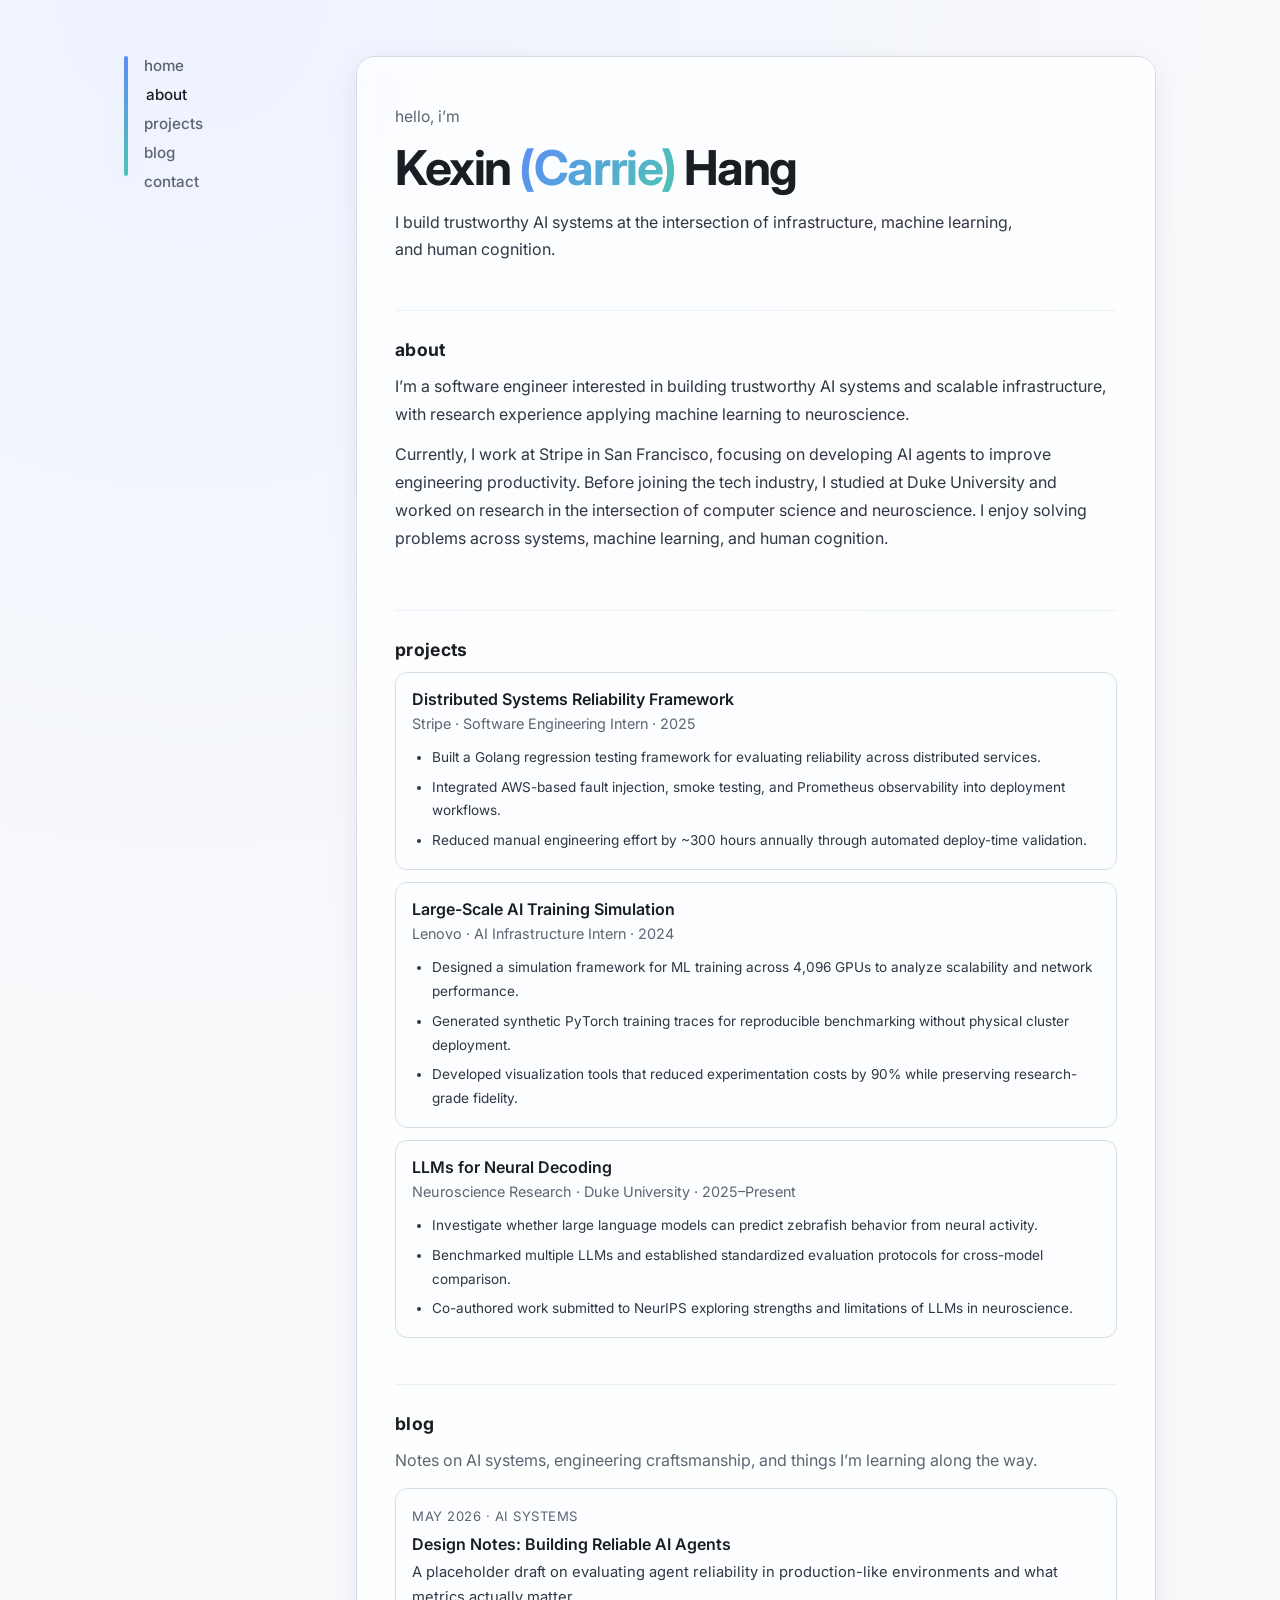
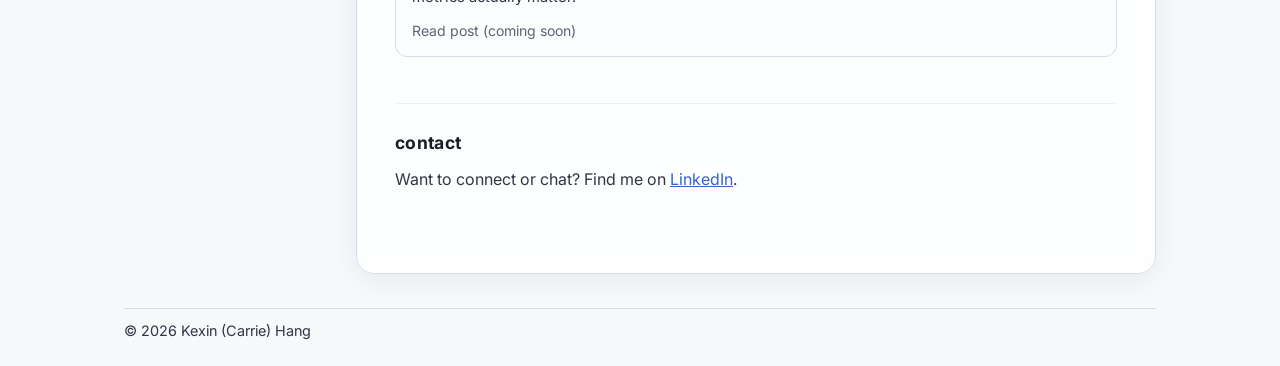
<file: index.html>
<!DOCTYPE html>
<html lang="en">
  <head>
    <meta charset="UTF-8" />
    <meta name="viewport" content="width=device-width, initial-scale=1.0" />
    <title>Kexin (Carrie) Hang</title>
    <meta
      name="description"
      content="Personal website for Kexin (Carrie) Hang — product-minded builder, researcher, and creative technologist."
    />
    <link rel="preconnect" href="https://fonts.googleapis.com" />
    <link rel="preconnect" href="https://fonts.gstatic.com" crossorigin />
    <link
      href="https://fonts.googleapis.com/css2?family=Inter:wght@300;400;500;600;700&display=swap"
      rel="stylesheet"
    />
    <link rel="stylesheet" href="styles.css" />
  </head>
  <body>
    <div class="page">
      <aside class="sidebar">
        <div class="nav-wrap">
          <div class="accent-line" aria-hidden="true"></div>
          <nav class="nav" aria-label="Main navigation">
            <a href="#home" class="nav-link active">home</a>
            <a href="#about" class="nav-link">about</a>
            <a href="#projects" class="nav-link">projects</a>
            <a href="#blog" class="nav-link">blog</a>
            <a href="#contact" class="nav-link">contact</a>
          </nav>
        </div>
      </aside>

      <main class="content" id="home">
        <section class="hero section">
          <p class="eyebrow">hello, i’m</p>
          <h1>
            Kexin <span class="gradient">(Carrie)</span> Hang
          </h1>
          <p class="lead">
            I build trustworthy AI systems at the intersection of infrastructure,
            machine learning, and human cognition.
          </p>
        </section>

        <section id="about" class="section">
          <h2>about</h2>
          <p>
            I’m a software engineer interested in building trustworthy AI systems
            and scalable infrastructure, with research experience applying machine
            learning to neuroscience.
          </p>
          <p>
            Currently, I work at Stripe in San Francisco, focusing on developing AI agents to improve
            engineering productivity. Before joining the tech industry, I studied at
            Duke University and worked on research in the intersection of computer science
            and neuroscience. I enjoy solving problems across systems, machine learning,
            and human cognition.
          </p>
        </section>

        <section id="projects" class="section">
          <h2>projects</h2>
          <div id="project-list" class="project-list" aria-live="polite"></div>
          <template id="project-card-template">
            <article class="project-card">
              <h3 class="project-title"></h3>
              <p class="project-meta"></p>
              <ul class="project-description"></ul>
            </article>
          </template>
        </section>

        <section id="blog" class="section">
          <h2>blog</h2>
          <p class="section-intro">
            Notes on AI systems, engineering craftsmanship, and things I’m learning along the way.
          </p>
          <div id="blog-list" class="blog-list" aria-live="polite"></div>
          <template id="blog-card-template">
            <article class="blog-card">
              <p class="blog-meta"></p>
              <h3 class="blog-title"></h3>
              <p class="blog-excerpt"></p>
              <a class="blog-link" href="#" aria-disabled="true">Read post (coming soon)</a>
            </article>
          </template>
        </section>

        <section id="contact" class="section">
          <h2>contact</h2>
          <p>
            Want to connect or chat? Find me on
            <a href="www.linkedin.com/in/kexin-hang-a03457293" target="_blank" rel="noreferrer">LinkedIn</a>.
          </p>
        </section>
      </main>
    </div>

    <footer class="footer">
      <hr />
      <p>© <span id="year"></span> Kexin (Carrie) Hang</p>
    </footer>

    <script src="script.js" defer></script>
  </body>
</html>
</file>
<file: styles.css>
:root {
  --bg: #f8f9fb;
  --surface: #ffffff;
  --text: #1a1d23;
  --muted: #5d6472;
  --line: #d7dce6;
  --accent-1: #5c8df6;
  --accent-2: #4fc3b5;
  --shadow: 0 8px 30px rgba(20, 30, 70, 0.07);
}

* {
  box-sizing: border-box;
}

html,
body {
  margin: 0;
  padding: 0;
  font-family: "Inter", -apple-system, BlinkMacSystemFont, "Segoe UI", sans-serif;
  background: radial-gradient(circle at 15% 0%, #eef3ff 0%, var(--bg) 45%);
  color: var(--text);
}

body {
  min-height: 100vh;
  display: flex;
  flex-direction: column;
}

.page {
  display: grid;
  grid-template-columns: 220px minmax(0, 1fr);
  max-width: 1080px;
  width: 100%;
  margin: 0 auto;
  padding: 56px 24px 24px;
  gap: 12px;
}

.sidebar {
  position: sticky;
  top: 42px;
  align-self: start;
}

.nav-wrap {
  display: flex;
  gap: 16px;
  align-items: flex-start;
}

.accent-line {
  width: 4px;
  border-radius: 999px;
  height: 120px;
  background: linear-gradient(180deg, var(--accent-1), var(--accent-2));
  box-shadow: var(--shadow);
}

.nav {
  display: flex;
  flex-direction: column;
  gap: 10px;
}

.nav-link {
  text-decoration: none;
  color: var(--muted);
  font-weight: 500;
  font-size: 0.95rem;
  text-transform: lowercase;
  transition: color 200ms ease, transform 200ms ease;
}

.nav-link:hover,
.nav-link.active {
  color: var(--text);
  transform: translateX(2px);
}

.content {
  background: color-mix(in srgb, var(--surface) 75%, transparent);
  border: 1px solid var(--line);
  border-radius: 18px;
  box-shadow: var(--shadow);
  padding: 38px;
  backdrop-filter: blur(8px);
}

.section {
  padding: 8px 0 30px;
}

.section + .section {
  border-top: 1px solid #edf1f6;
  margin-top: 16px;
  padding-top: 28px;
}

.eyebrow {
  margin: 0;
  color: var(--muted);
  font-size: 0.98rem;
}

h1 {
  font-size: clamp(2rem, 4vw, 3rem);
  line-height: 1.1;
  margin: 12px 0 14px;
  letter-spacing: -0.03em;
}

.gradient {
  background: linear-gradient(120deg, var(--accent-1), var(--accent-2));
  -webkit-background-clip: text;
  background-clip: text;
  color: transparent;
}

.lead {
  margin: 0;
  max-width: 62ch;
  color: #303744;
  line-height: 1.7;
}

h2 {
  margin: 0 0 12px;
  font-size: 1.1rem;
  letter-spacing: 0.02em;
  text-transform: lowercase;
}

p {
  margin: 0 0 12px;
  line-height: 1.75;
  color: #2f3644;
}

a {
  color: #3760d2;
}

.project-list {
  display: grid;
  gap: 12px;
}

.project-card {
  border: 1px solid var(--line);
  border-radius: 12px;
  background: #fcfdff;
  padding: 16px;
  transition: transform 180ms ease, box-shadow 180ms ease;
}

.project-card:hover {
  transform: translateY(-2px);
  box-shadow: 0 8px 20px rgba(35, 50, 95, 0.08);
}

.project-title {
  margin: 0;
  font-weight: 600;
  font-size: 1rem;
}

.project-meta {
  margin: 2px 0 0;
  color: var(--muted);
  font-size: 0.9rem;
}

.project-description {
  margin: 10px 0 0;
  padding-left: 1.25rem;
  list-style: disc;
}

.project-description li {
  margin-bottom: 6px;
  font-size: 0.85rem;
  line-height: 1.75;
  color: #2f3644;
}

.project-description li:last-child {
  margin-bottom: 0;
}

.section-intro {
  color: var(--muted);
  margin-bottom: 14px;
}

.blog-list {
  display: grid;
  gap: 12px;
}

.blog-card {
  border: 1px solid var(--line);
  border-radius: 12px;
  background: #fcfdff;
  padding: 16px;
}

.blog-meta {
  margin: 0;
  color: var(--muted);
  font-size: 0.82rem;
  text-transform: uppercase;
  letter-spacing: 0.04em;
}

.blog-title {
  margin: 6px 0;
  font-weight: 600;
  font-size: 1rem;
}

.blog-excerpt {
  margin: 0 0 10px;
  font-size: 0.92rem;
  line-height: 1.7;
}

.blog-link {
  font-size: 0.88rem;
  text-decoration: none;
  color: #5d6472;
}

.blog-link:hover {
  color: #3760d2;
}

.footer {
  max-width: 1080px;
  width: 100%;
  margin: 10px auto 24px;
  padding: 0 24px;
  color: var(--muted);
  font-size: 0.9rem;
}

.footer hr {
  border: 0;
  border-top: 1px solid var(--line);
  margin: 0 0 10px;
}

.footer p {
  margin: 0;
  line-height: 1.6;
}

@media (max-width: 860px) {
  .page {
    grid-template-columns: 1fr;
    padding-top: 24px;
  }

  .sidebar {
    position: static;
  }

  .nav-wrap {
    align-items: center;
  }

  .accent-line {
    width: 100px;
    height: 4px;
  }

  .nav {
    flex-direction: row;
    flex-wrap: wrap;
    gap: 14px;
  }

  .content {
    padding: 24px;
  }
}
</file>
